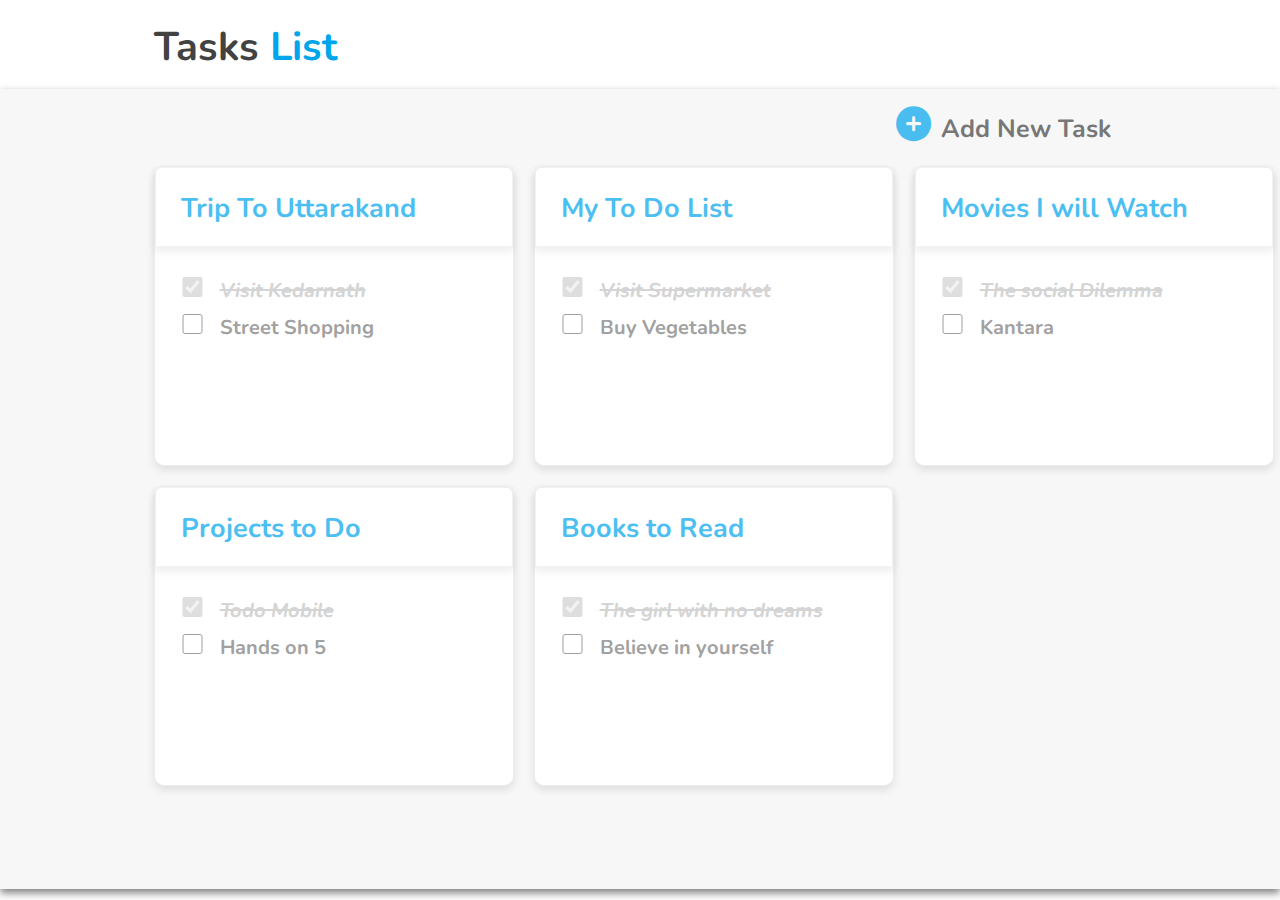
<file: index.html>
<!DOCTYPE html>
<html lang="en">
<head>
    <meta charset="UTF-8">
    <meta http-equiv="X-UA-Compatible" content="IE=edge">
    <meta name="viewport" content="width=device-width, initial-scale=1.0">
    <link rel="stylesheet" href="style.css">
    <link rel="preconnect" href="https://fonts.googleapis.com"><link rel="preconnect" href="https://fonts.gstatic.com" crossorigin><link href="https://fonts.googleapis.com/css2?family=Dancing+Script:wght@500&family=Nunito:wght@300;400;700&display=swap" rel="stylesheet">
    <link rel="stylesheet" href="https://cdnjs.cloudflare.com/ajax/libs/font-awesome/6.2.1/css/all.min.css" integrity="sha512-MV7K8+y+gLIBoVD59lQIYicR65iaqukzvf/nwasF0nqhPay5w/9lJmVM2hMDcnK1OnMGCdVK+iQrJ7lzPJQd1w==" crossorigin="anonymous" referrerpolicy="no-referrer" />
    <link rel="stylesheet" href="https://cdnjs.cloudflare.com/ajax/libs/font-awesome/6.2.1/css/all.min.css">
    <title>To-do List</title>
</head>

<body>
    <div class="hero">

        <div class="header">

        <h1><span class="task">Tasks</span>  <span class="list">List</span></h1>

        </div>  

        <div class="parent">

        <div class="button">

            <a href="index1.html"><i class="fa-sharp fa-solid fa-circle-plus" id="icon"></i> <span id="addtext">Add New Task</span></a>
        
        </div>
        
        <div class="cards">

            <div class="child">
                <a href="index2.html"><div class="headtasks">
                    <h2>Trip To Uttarakand</h2>
                </div>
                <div class="checkitems">
                    <input type="checkbox" name="items" id="items" checked="checked" disabled> 
                    <label for="items">Visit Kedarnath</label><br>
                    <input type="checkbox" name="items" id="items"> 
                    <label for="items">Street Shopping</label>
                </div></a>

            </div>
            <div class="child">
                <a href="#"><div class="headtasks">
                    <h2>My To Do List</h2>
                </div>
                <div class="checkitems">
                    <input type="checkbox" name="items" id="items" checked="checked" disabled> 
                    <label for="items">Visit Supermarket</label><br>
                    <input type="checkbox" name="items" id="items"> 
                    <label for="items">Buy Vegetables</label>
            </div></a>
        </div>
            <div class="child">
                <a href="#"><div class="headtasks">
                    <h2>Movies I will Watch</h2>
                </div>
                <div class="checkitems">
                    <input type="checkbox" name="items" id="items" checked="checked" disabled> 
                    <label for="items">The social Dilemma</label><br>
                    <input type="checkbox" name="items" id="items"> 
                    <label for="items">Kantara</label>
            </div></a>
        </div>
            <div class="child">
                <a href="#"><div class="headtasks">
                    <h2>Projects to Do</h2>
                </div>
                <div class="checkitems">
                    <input type="checkbox" name="items" id="items" checked="checked" disabled> 
                    <label for="items">Todo Mobile</label><br>
                    <input type="checkbox" name="items" id="items"> 
                    <label for="items">Hands on 5</label>
            </div></a>
        </div>
            <div class="child">
                <a href="#"><div class="headtasks">
                    <h2>Books to Read</h2>
                </div>
                <div class="checkitems">
                    <input type="checkbox" name="items" id="items" checked="checked" disabled> 
                    <label for="items">The girl with no dreams</label><br>
                    <input type="checkbox" name="items" id="items"> 
                    <label for="items">Believe in yourself</label>
            </div></a>
        </div>

        </div>

    </div>
</body>
</html>
</file>
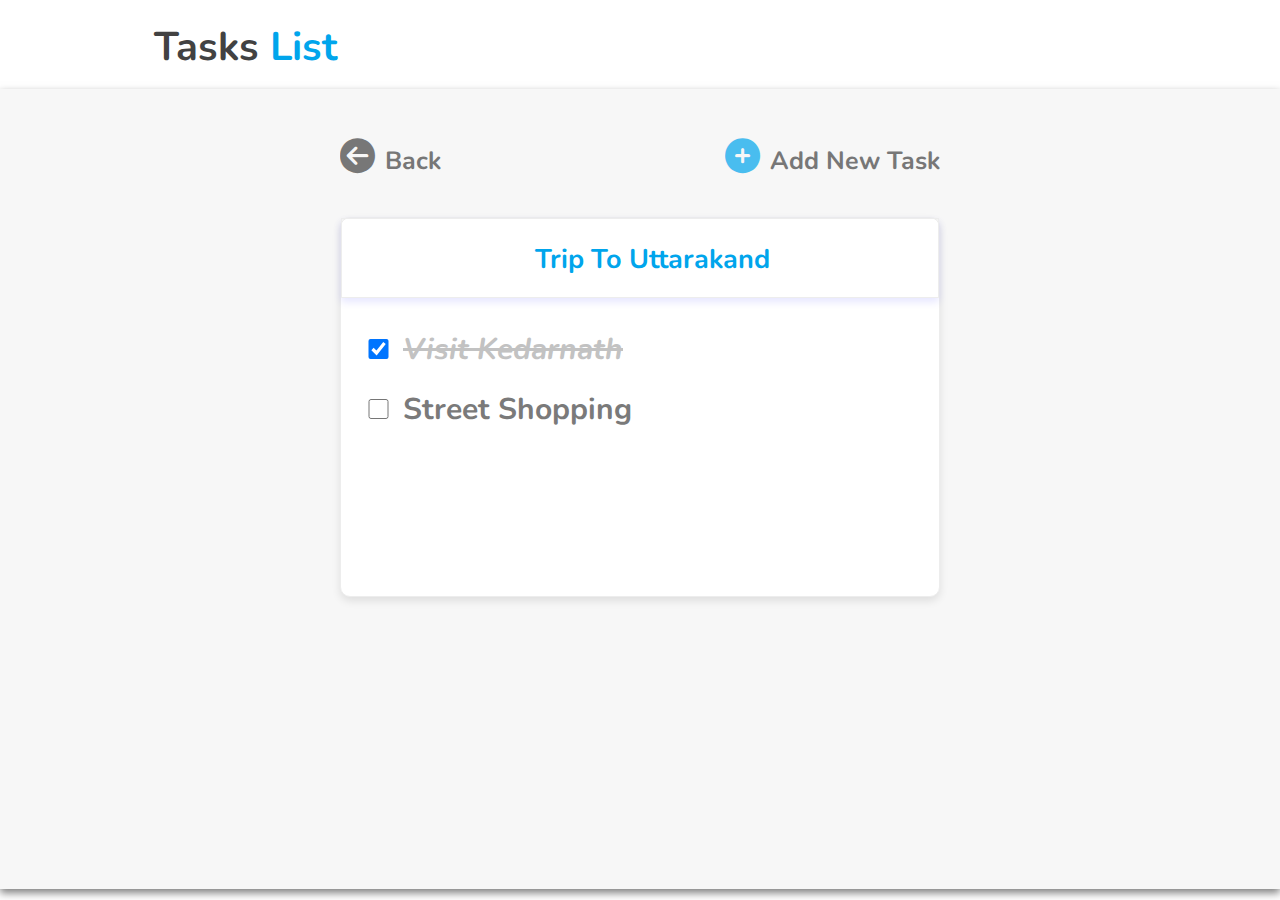
<file: index2.html>
<!DOCTYPE html>
<html lang="en">
<head>
    <meta charset="UTF-8">
    <meta http-equiv="X-UA-Compatible" content="IE=edge">
    <meta name="viewport" content="width=device-width, initial-scale=1.0">
    <link rel="stylesheet" href="style.css">
    <link rel="preconnect" href="https://fonts.googleapis.com"><link rel="preconnect" href="https://fonts.gstatic.com" crossorigin><link href="https://fonts.googleapis.com/css2?family=Dancing+Script:wght@500&family=Nunito:wght@300;400;700&display=swap" rel="stylesheet">
    <link rel="stylesheet" href="https://cdnjs.cloudflare.com/ajax/libs/font-awesome/6.2.1/css/all.min.css" integrity="sha512-MV7K8+y+gLIBoVD59lQIYicR65iaqukzvf/nwasF0nqhPay5w/9lJmVM2hMDcnK1OnMGCdVK+iQrJ7lzPJQd1w==" crossorigin="anonymous" referrerpolicy="no-referrer" />
    <link rel="stylesheet" href="https://cdnjs.cloudflare.com/ajax/libs/font-awesome/6.2.1/css/all.min.css">
    <title>Add Task Items</title>
</head>

<body>
    <div class="hero">

        <div class="header">

        <h1><span class="task">Tasks</span>  <span class="list">List</span></h1>

        </div>  

        <div class="parent3">
            <div class="buttons3">
            <div class="button31">
                <a href="index.html"><i class="fa-solid fa-circle-arrow-left" id="iconback"></i> <span id="addtext">Back</span></a>
            </div>
            <div class="button32">

                <a href="index3.html"><i class="fa-sharp fa-solid fa-circle-plus" id="icon"></i> <span id="addtext">Add New Task</span> </a>
            </div>
            </div>
            <div class="content">
                <div class="headtasks">
                    <h2>Trip To Uttarakand</h2>
                </div>
                <div class="checkitems">
                    <input type="checkbox" name="items" id="items" checked> 
                    <label for="items">Visit Kedarnath</label><br>
                    <input type="checkbox" name="items" id="items"> 
                    <label for="items">Street Shopping</label>
            </div>
            </div>

        </div>
    </div>
</body>
</html>
</file>
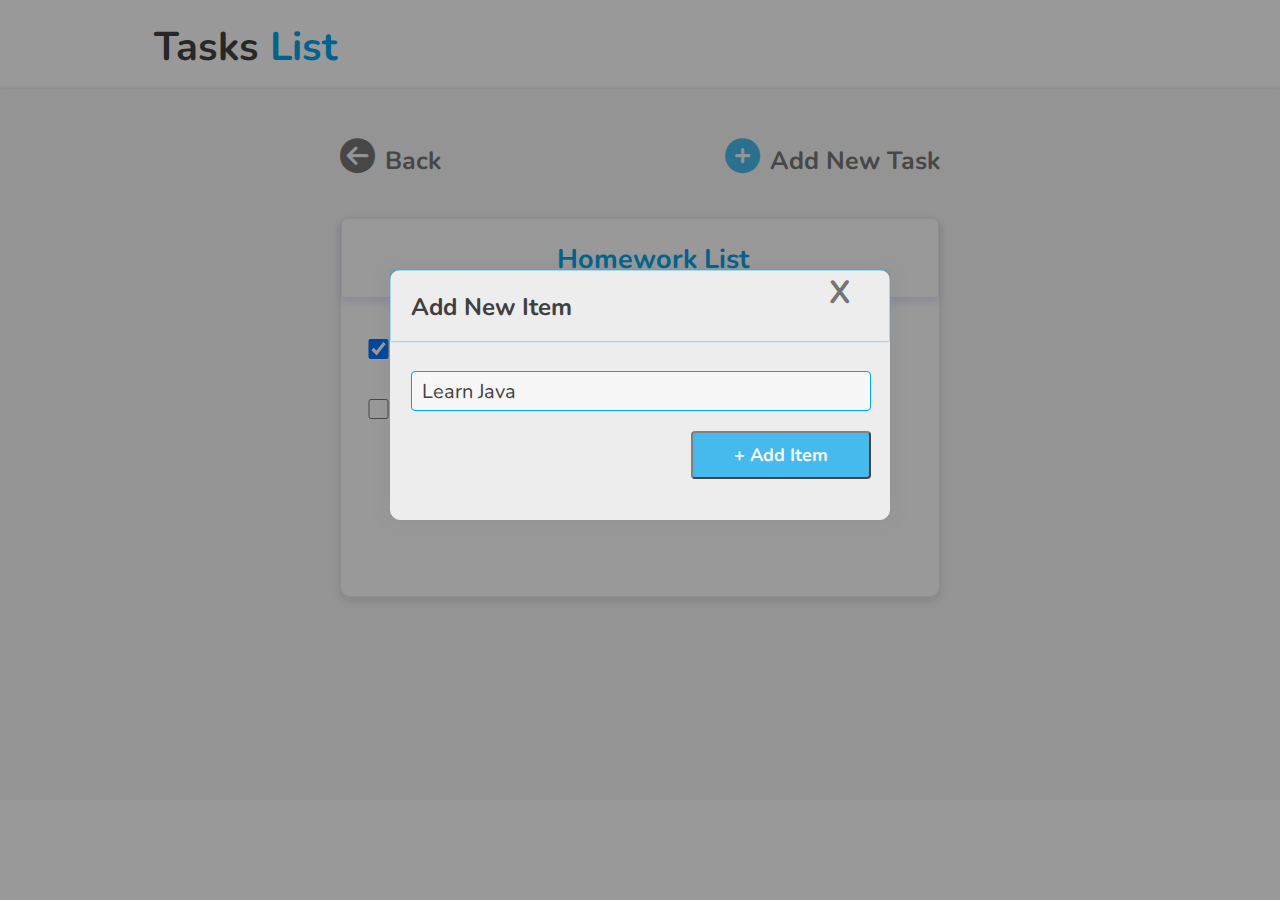
<file: index3.html>
<!DOCTYPE html>
<html lang="en">
    <head>
        <meta charset="UTF-8">
        <meta http-equiv="X-UA-Compatible" content="IE=edge">
        <meta name="viewport" content="width=device-width, initial-scale=1.0">
    
        <link rel="stylesheet" href="style2.css">
    
        <link rel="preconnect" href="https://fonts.googleapis.com"><link rel="preconnect" href="https://fonts.gstatic.com" crossorigin><link href="https://fonts.googleapis.com/css2?family=Dancing+Script:wght@500&family=Nunito:wght@300;400;700&display=swap" rel="stylesheet">
    
        <link rel="stylesheet" href="https://cdnjs.cloudflare.com/ajax/libs/font-awesome/6.2.1/css/all.min.css">
    
        <title>Add New Items</title>
    </head>
    <body>
        
        <div class="hero">
    
            <div class="header">
    
            <h1><span class="task">Tasks</span>  <span class="list">List</span></h1>
    
            </div>  
    
            <div class="parent3">
                <div class="buttons3">
                <div class="button31">
                    <a href="index.html"><i class="fa-solid fa-circle-arrow-left" id="iconback"></i> <span id="addtext">Back</span></a>
                </div>
                <div class="button32">
    
                    <a href="index2.html"><i class="fa-sharp fa-solid fa-circle-plus" id="icon"></i> <span id="addtext">Add New Task</span> </a>
                </div>
                </div>
                <div class="content">
                    <div class="headtasks">
                        <h2>Homework List</h2>
                    </div>
                    <div class="checkitems">
                        <input type="checkbox" name="items" id="items" checked> 
                        <label for="items">Polity</label><br>
                        <input type="checkbox" name="items" id="items"> 
                        <label for="items">Modern History</label>
                </div>
                </div>
    
            </div>
        </div>
    
    
    
    
    
            <div class="transparentscreen">
    
            <div class="parent2">
                <div class="tasks2">
                    <h2>Add New Item</h2>
                   <a href="index2.html"><span id="iconx">X</span></a>
                </div>
                <div class="items2">
                    <input type="text" class="taskitem" placeholder="Learn Java">
                    <a href="#"><button class="button2">+ Add Item</button></a>
    
                </div>
            </div>
        </div>
        </div>
    </body>
    </html>
</file>
<file: style.css>
@import url('https://fonts.googleapis.com/css2?family=Dancing+Script:wght@500&family=Nunito:wght@300;400;700&display=swap');

*{
    margin: 0;
    padding: 0;
    box-sizing: border-box;
    font-family: 'Nunito', sans-serif;
}
.hero{
    width: 100vw;
    height: 800px;
}
.header:hover{
    cursor: pointer;
}
h1{
    margin-top: 20px;
    margin-left: 12%;
    margin-bottom: 20px;
    width: 196px;
    height: 49px;
    font-size: 40px;
    font-weight: 700;
}
.task{
    color: #424242;
}
.list{
    color: #00A5EC;
}
.parent{
    background-color: #F7F7F7;
    width: 100%;
    height: 100%;
    box-shadow: 0 4px 8px rgba(0, 0, 0, 0.5);
}
.parent3{
    background-color: #F7F7F7;
    width: 100%;
    height: 100%;
    box-shadow: 0 4px 8px rgba(0, 0, 0, 0.5);
    display: flex;
    justify-content: center;

}

::placeholder{
    color: #424242;

}
.button{
    margin-left: 70%;
    padding-top: 18px;
}
.buttons3{
    display: flex;
    justify-content: space-between;
    width: 600px;
    height: 300px;
    margin-top: 50px;
}

a{
    text-decoration: none;
    color: #424242;
    width: 150px;
    height: 26px;
    font-size: 25px;
    font-weight: bold;
    opacity: 0.7;
}
#icon{
    color: #00A5EC;
    height: 30px;
    width: 30px;
    margin-right: 8px;
    font-size: 35px;
}
#iconback{
    height: 30px;
    margin-right: 8px;
    width: 30px;
    font-size: 35px;
}
.cards{
    display: flex;
    justify-content: flex-start;
    margin-left: 12%;
    gap: 20px;
    width: auto;
    flex-wrap: wrap;
    margin-top: 1.6%;
    align-content: flex-start;

}
.child:hover{
    cursor: pointer;
    box-shadow: 0 4px 8px rgba(0, 0, 0, 0.7);

}
.child{

    width: 360px;
    height: 300px;
    background: #FFFFFF;
    border: 1px solid #EDEDED;
    border-radius: 10px;
    box-shadow: 0 4px 8px rgba(0, 0, 0, 0.1);


}
.content{
    height: 380px;
    width: 600px;
    background: #FFFFFF;
    border: 1px solid #EDEDED;
    border-radius: 10px;
    box-shadow: 0 4px 8px rgba(0, 0, 0, 0.1);
    position: absolute;
    margin-top: 10%;
}
.content .checkitems label{
    font-size: 30px;
    line-height: 60px;
}
.content .headtasks{
    box-shadow: 0 4px 8px 	rgb(0,0,255,0.1);
    text-align: center;
}


.headtasks{
    height: 80px;
    padding-top: 22px;
    padding-left: 25px;
    border: 1px solid #EDEDED;
    box-shadow: 0 4px 8px rgba(0, 0, 0, 0.1);
    color: #00A5EC;
    font-size: 18px;
}
.checkitems{
    padding-top: 22px;
    padding-left: 25px;
    height: 218px;
}

label{
    color: #424242;
    font-size: 20px;
    font-weight: bold;
    cursor: pointer;
    opacity: 0.7;

}
input[type=checkbox]{
    width: 25px;
    height: 20px;
    background: #EDEDED;
    border: 2px solid #EDEDED;
    border-radius: 4px;
    margin-right: 8px;
    margin-top: 8px;
    color: #C2C2C2;
    cursor: pointer;

}
input[type=checkbox]:checked + label{
    text-decoration: line-through;
    opacity: 1;
    color: #C2C2C2;
    font-style: italic;
}
#iconx{

    margin-right: 1%;
    font-size: 2rem;
}


@media screen and (max-width:680px) {
    *{
        font-size: 62.5%;
    }
    h1{

        margin-left: 18%;
       
    }
    #addtext{
        display: none;
    }
    .button{
        margin-left: 43%;
        height: 10rem;
        padding-top: 1.8rem;
        padding-bottom: 1.8rem;
        /* position: fixed; */
        display: block;
        
    }
    #icon{
        font-size: 5.5rem;
    }
    #iconback{
        font-size: 5.5rem;

    }
   
    .cards{
        display: block;
        margin-bottom: 2%;
        height: 1.5rem;
        width: 5rem;
         /* margin-left: 2%; */
    }
    .child{
        width: 80vw;
        height: 30rem;
        margin-bottom: 1rem;
    }
    .parent{
        background-color: #F7F7F7;
        width: 100%;
        height: 208%;
        box-shadow: 0 4px 8px rgba(0, 0, 0, 0.5);
        /* overflow: hidden; */
    }
    .headtasks h2{
        font-size: 2.3rem;
    }
    .buttons3{
        display: flex;
        position: absolute;
        width: 60%;
        /* height: 10%; */
        margin-top: 4%;
    }
    .content{
        height: 32rem;
        width: 60%;
        position: absolute;
        margin-top: 22%;
}
.parent3{
    width: 100%;
    height: 100%;

    }
}
@media screen and (min-width:680px) and (max-width:1274px) {
    
    *{
        font-size: 62.5%;
    }
    .parent{
        background-color: #F7F7F7;
        width: 100%;
        height: 160%;
        box-shadow: 0 4px 8px rgba(0, 0, 0, 0.5);
    
    }
    #addtext{
        font-size: 2.5rem;
        margin-left: 1rem;

    }
    .button{
        margin-left: 12%;
        height: 10rem;
        padding-top: 1.8rem;
        padding-bottom: 1.8rem;
        /* position: fixed; */
        display: inline-block;
        
    }
    #icon{
        font-size: 4.5rem;
    }
    .cards{
        display: flex;
        justify-content: flex-start;
        gap: 3.8rem;
    }
    .child{
    width: 26rem;
    height: 30rem;
    }
    .headtasks h2{
        font-size: 2.3rem;
    }
    .content{
        height: 38rem;
        width: 60%;
        position: absolute;
        margin-top: 15%;
}
}
</file>
<file: style2.css>
@import url('https://fonts.googleapis.com/css2?family=Dancing+Script:wght@500&family=Nunito:wght@300;400;700&display=swap');

*{
    margin: 0;
    padding: 0;
    box-sizing: border-box;
    font-family: 'Nunito', sans-serif;
}
.hero{
    width: 100vw;
    height: 800px;
    position: absolute;
    z-index: -1;
    overflow: hidden;

    
}
.header:hover{
    cursor: pointer;
}
h1{
    margin-top: 20px;
    margin-left: 12%;
    margin-bottom: 20px;
    width: 196px;
    height: 49px;
    font-size: 40px;
    font-weight: 700;
}
.task{
    color: #424242;
}
.list{
    color: #00A5EC;
}
.parent{
    background-color: #F7F7F7;
    width: 100%;
    height: 100%;
    box-shadow: 0 4px 8px rgba(0, 0, 0, 0.5);
}
.parent3{
    background-color: #F7F7F7;
    width: 100%;
    height: 100%;
    box-shadow: 0 4px 8px rgba(0, 0, 0, 0.5);
    display: flex;
    justify-content: center;

}
.hero2{
    
    background: rgba(0, 0, 0, 0.1);
    
    width: 100%;
    height: 100vh;
    display: flex;
    justify-content: center;
    

}
.parent2{
    height: 250px;
    width: 500px;
    border: 1px solid #EDEDED;
    box-shadow: 0px 0px 20px #67676729;
    border-radius: 10px;
    margin: 30vh auto;
    cursor: pointer;
    background-color: #EDEDED;
    
}
.transparentscreen{
    position: absolute;
    height: 100%;
    width: 100%;
    background: rgba(0, 0, 0, 0.4);
    background-size: cover;

    /* background: rgba(128,128,128,0.5); */
}
.tasks2{
    height: 70px;
    width: 100%;
    padding-left: 20px;
    box-shadow: 0px 0px 2px #00A5EC;
    display: flex;
    justify-content: space-between;
}


.items2{
    padding-left: 20px;
    padding-top: 30px;
    height: 180px;
}
.items2 input{
    width: 460px;
    height: 40px;
    background: #F7F7F7;
    border: 1px solid #00A5EC;
    border-radius: 4px;
    font-size: 20px;
    padding-left: 10px;
    cursor: pointer;

}
.button2{
    height: 48px;
    width: 180px;
    margin-top: 20px;
    margin-left: 280px;
    background-color: #00A5EC;
    border-radius: 4px;
    color: #FFFFFF;
    font-weight: bold;
    cursor: pointer;
    font-size: 18px; 
}
::placeholder{
    color: #424242;

}
.button{
    margin-left: 70%;
    padding-top: 18px;
}
.buttons3{
    display: flex;
    justify-content: space-between;
    width: 600px;
    height: 300px;
    margin-top: 50px;
}
.parent2 h2{
    color: #404040;
    padding-top: 20px;

}
a{
    text-decoration: none;
    color: #424242;
    width: 150px;
    height: 26px;
    font-size: 25px;
    font-weight: bold;
    opacity: 0.7;
}
#icon{
    color: #00A5EC;
    height: 30px;
    width: 30px;
    margin-right: 8px;
    font-size: 35px;
}
#iconback{
    height: 30px;
    margin-right: 8px;
    width: 30px;
    font-size: 35px;
}
.cards{
    display: flex;
    justify-content: flex-start;
    margin-left: 12%;
    gap: 20px;
    width: auto;
    flex-wrap: wrap;
    margin-top: 1.6%;
    align-content: flex-start;

}
.child{

    width: 360px;
    height: 300px;
    background: #FFFFFF;
    border: 1px solid #EDEDED;
    border-radius: 10px;
    box-shadow: 0 4px 8px rgba(0, 0, 0, 0.1);


}
.content{
    height: 380px;
    width: 600px;
    background: #FFFFFF;
    border: 1px solid #EDEDED;
    border-radius: 10px;
    box-shadow: 0 4px 8px rgba(0, 0, 0, 0.1);
    position: absolute;
    margin-top: 10%;
}
.content .checkitems label{
    font-size: 30px;
    line-height: 60px;
}
.content .headtasks{
    box-shadow: 0 4px 8px 	rgb(0,0,255,0.1);
    text-align: center;
}
:hover{
    cursor: pointer;
}

.headtasks{
    height: 80px;
    padding-top: 22px;
    padding-left: 25px;
    border: 1px solid #EDEDED;
    box-shadow: 0 4px 8px rgba(0, 0, 0, 0.1);
    color: #00A5EC;
    font-size: 18px;
}
.checkitems{
    padding-top: 22px;
    padding-left: 25px;
    height: 218px;
}

label{
    color: #424242;
    font-size: 20px;
    font-weight: bold;
    cursor: pointer;
    opacity: 0.7;

}
input[type=checkbox]{
    width: 25px;
    height: 20px;
    background: #EDEDED;
    border: 2px solid #EDEDED;
    border-radius: 4px;
    margin-right: 8px;
    margin-top: 8px;
    color: #C2C2C2;
    cursor: pointer;

}
input[type=checkbox]:checked + label{
    text-decoration: line-through;
    opacity: 1;
    color: #C2C2C2;
    font-style: italic;
}
#iconx{
    position: absolute;
    margin-left: 7%;
    font-size: 2rem;
}

@media screen and (max-width:680px) {
    *{
        font-size: 62.5%;
    }
    h1{

        margin-left: 18%;
    
    }
    #addtext{
        display: none;
    }
    .button{
        margin-left: 43%;
        height: 10rem;
        padding-top: 1.8rem;
        padding-bottom: 1.8rem;
        /* position: fixed; */
        display: block;
        
    }
    #icon{
        font-size: 5.5rem;
    }
    #iconback{
        font-size: 5.5rem;

    }

    .cards{
        display: block;
        margin-bottom: 2%;
        height: 1.5rem;
        width: 5rem;
        /* margin-left: 2%; */
    }
    .child{
        width: 80vw;
        height: 30rem;
        margin-bottom: 1rem;
    }
    .parent{
        background-color: #F7F7F7;
        width: 100%;
        height: 208%;
        box-shadow: 0 4px 8px rgba(0, 0, 0, 0.5);
        /* overflow: hidden; */
    }
    .headtasks h2{
        font-size: 2.3rem;
    }
    .buttons3{
        display: flex;
        position: absolute;
        width: 60%;
        /* height: 10%; */
        margin-top: 4%;
    }
    .content{
        height: 32rem;
        width: 60%;
        position: absolute;
        margin-top: 22%;
    }
    .parent3{
        width: 100%;
        height: 100%;

    }
    .parent2{
        height: 36rem;
        width: 60%;
    }
    .items2 input{
        width: 90%;
        height: 4rem;
        margin-top: 10%;
        font-size: 20px;
        padding-left: 10px;
    }
    .parent2 h2{
        font-size: 2rem;
    }
    #iconx{
        margin-top: 5%;
        margin-right: 8%;
        font-size: 2.5rem;
    }
    .button2{
        height: 4.8rem;
        width: 48%;
        margin-top: 2rem;
        margin-left: 42%;
    }
}
@media screen and (min-width:680px) and (max-width:1274px) {
    
    *{
        font-size: 62.5%;
    }
    .parent{
        background-color: #F7F7F7;
        width: 100%;
        height: 160%;
        box-shadow: 0 4px 8px rgba(0, 0, 0, 0.5);
    
    }
    #addtext{
        font-size: 2.5rem;
        margin-left: 1rem;

    }
    .button{
        margin-left: 12%;
        height: 10rem;
        padding-top: 1.8rem;
        padding-bottom: 1.8rem;
        /* position: fixed; */
        display: inline-block;
        
    }
    #icon{
        font-size: 4.5rem;
    }
    .cards{
        display: flex;
        justify-content: flex-start;
        gap: 3.8rem;
    }
    .child{
    width: 26rem;
    height: 30rem;
    }
    .headtasks h2{
        font-size: 2.3rem;
    }
    .content{
        height: 38rem;
        width: 60%;
        position: absolute;
        margin-top: 15%;
}
.parent2{
    height: 30rem;
    width: 50%;
}
.items2 input{
    width: 95%;
    height: 4rem;
    margin-top: 5%;
    font-size: 20px;
    padding-left: 10px;
}
.parent2 h2{
    font-size: 2.5rem;
}
#iconx{
    margin-top: 3%;
    margin-right: 8%;
    font-size: 2.5rem;
}
.button2{
    height: 4.8rem;
    width: 42%;
    margin-top: 2rem;
    margin-left: 52%;
}
}
</file>
